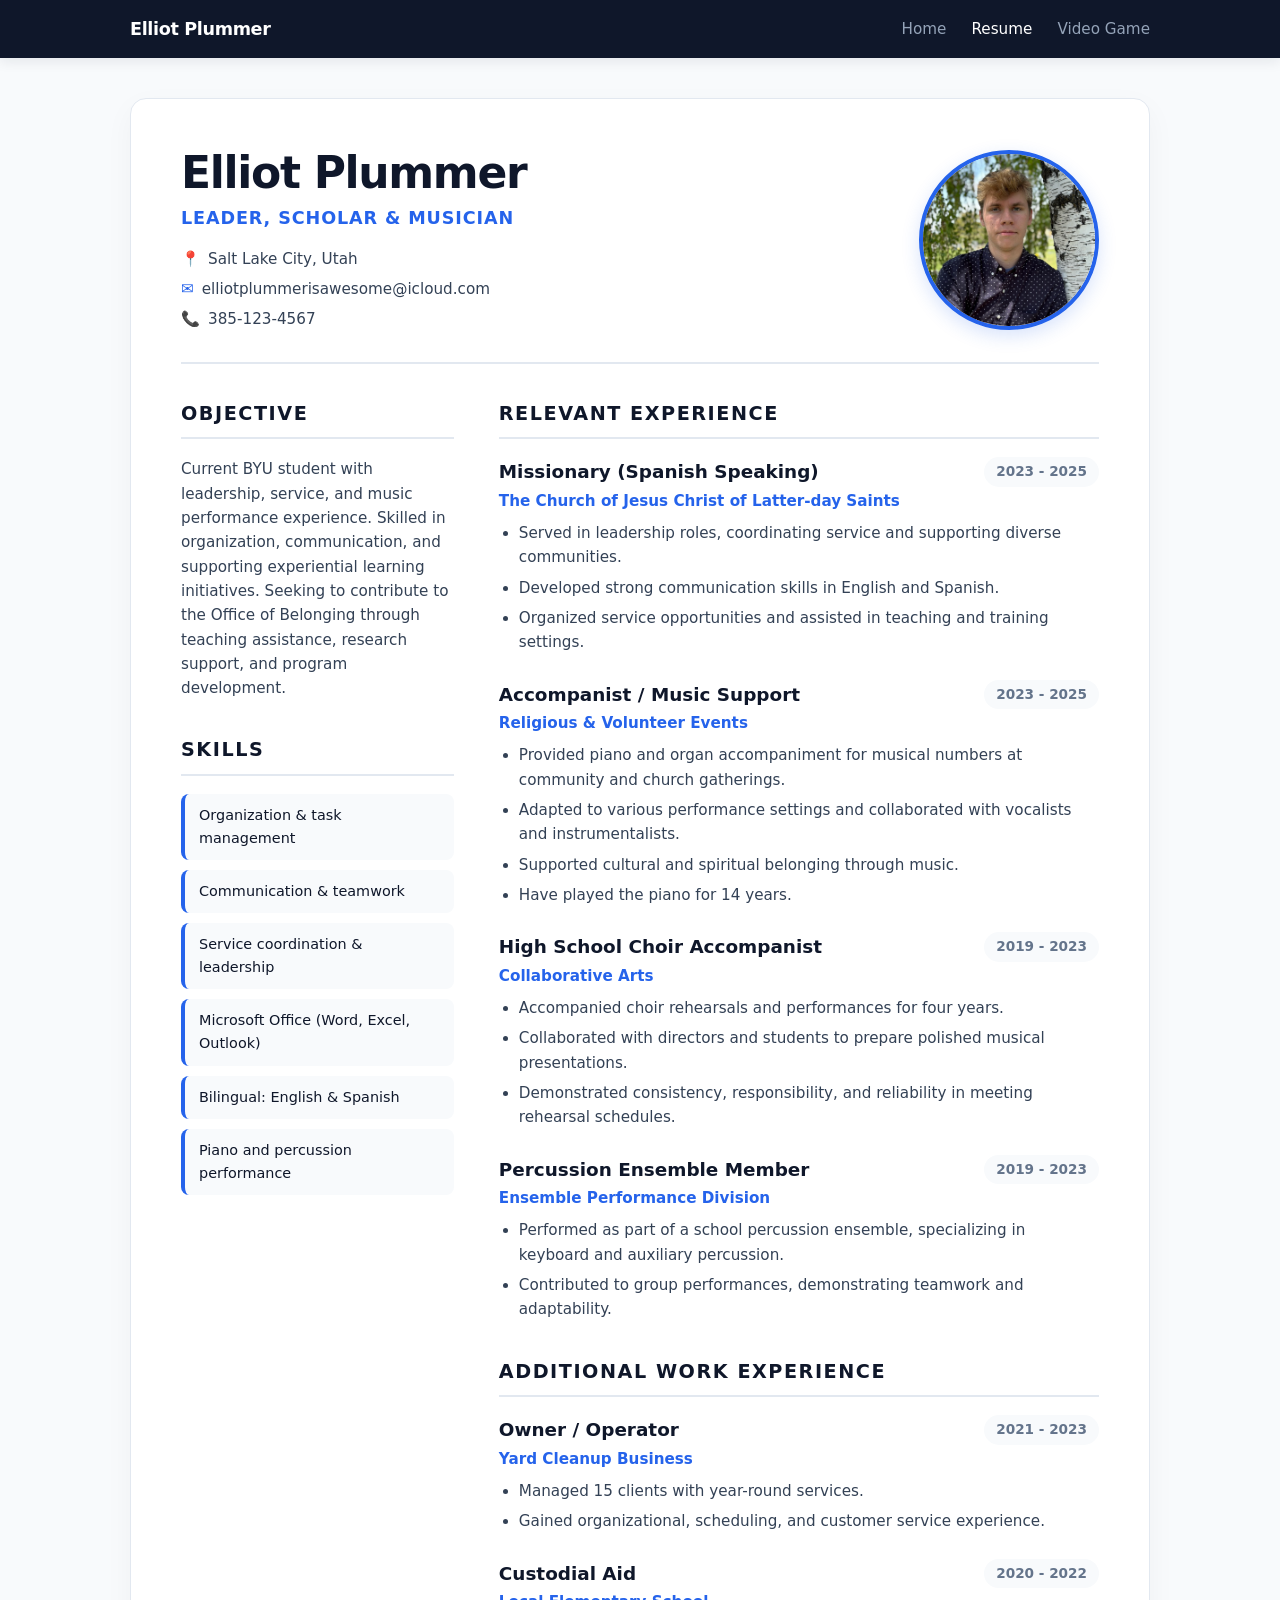
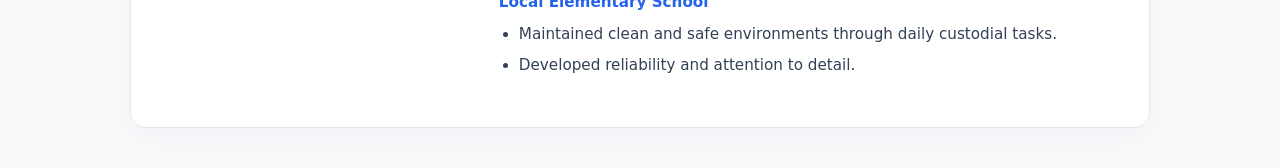
<file: resume.html>
<!DOCTYPE html>
<html lang="en">
<head>
    <meta charset="UTF-8">
    <meta name="viewport" content="width=device-width, initial-scale=1.0">
    <title>Resume</title>
    <!-- Reference File: IS 201 final project_4.html -->
    <style>
        /* CSS Variables for a premium, modern executive color palette */
        :root {
            --primary-color: #0f172a;    /* Deep Slate */
            --secondary-color: #2563eb;  /* Accent Corporate Blue */
            --text-main: #334155;        /* Body Text */
            --text-light: #64748b;       /* Captions & Dates */
            --bg-body: #f8fafc;          /* Soft Gray Canvas */
            --bg-card: #ffffff;
            --border-color: #e2e8f0;     /* Clean Dividers */
        }

        * {
            box-sizing: border-box;
            margin: 0;
            padding: 0;
        }

        body {
            font-family: system-ui, -apple-system, BlinkMacSystemFont, 'Segoe UI', Roboto, Oxygen, Ubuntu, Cantarell, sans-serif;
            background-color: var(--bg-body);
            color: var(--text-main);
            line-height: 1.6;
            padding: 0; /* Cleared to allow navigation bar to sit flush at the top */
        }

        /* ==========================================================================
           INTEGRATED TOP NAVIGATION HEADER STYLING 
           ========================================================================== */
        .nav-header {
            background-color: var(--primary-color);
            padding: 15px 20px;
            position: sticky;
            top: 0;
            z-index: 1000;
            box-shadow: 0 4px 12px rgba(15, 23, 42, 0.08);
        }

        .nav-container {
            max-width: 1020px;
            margin: 0 auto;
            display: flex;
            justify-content: space-between;
            align-items: center;
        }

        .nav-brand {
            color: #ffffff;
            font-weight: 700;
            font-size: 1.1rem;
            letter-spacing: -0.02em;
        }

        .nav-links a {
            color: #94a3b8;
            text-decoration: none;
            font-size: 0.95rem;
            font-weight: 500;
            margin-left: 20px;
            transition: color 0.2s ease;
        }

        .nav-links a:hover, 
        .nav-links a.active {
            color: #ffffff;
        }

        /* ==========================================================================
           RESUME CONTENT CONTAINER STYLING 
           ========================================================================== */
        .resume-container {
            max-width: 1020px;
            margin: 40px auto; /* Centers the card layout and gives top/bottom breathing room */
            background: var(--bg-card);
            padding: 50px;
            border-radius: 16px;
            box-shadow: 0 10px 30px rgba(15, 23, 42, 0.04);
            border: 1px solid var(--border-color);
        }

        /* Top Header Area inside Card */
        .resume-card-header {
            display: flex;
            justify-content: space-between;
            align-items: center;
            border-bottom: 2px solid var(--border-color);
            padding-bottom: 30px;
            margin-bottom: 35px;
            gap: 30px;
        }

        .header-text h1 {
            font-size: 2.75rem;
            color: var(--primary-color);
            font-weight: 800;
            letter-spacing: -0.03em;
            line-height: 1.1;
        }

        .header-text .subtitle {
            font-size: 1.1rem;
            color: var(--secondary-color);
            font-weight: 600;
            margin-top: 6px;
            text-transform: uppercase;
            letter-spacing: 0.05em;
        }

        .contact-info {
            list-style: none;
            margin-top: 15px;
            display: flex;
            flex-direction: column;
            gap: 6px;
        }

        .contact-info li {
            font-size: 0.95rem;
            color: var(--text-main);
            display: flex;
            align-items: center;
            gap: 8px;
        }

        .profile-img {
            width: 180px;
            height: 180px;
            border-radius: 50%;
            object-fit: cover;
            object-position: center top;
            border: 4px solid var(--secondary-color);
            box-shadow: 0 6px 18px rgba(37, 99, 235, 0.18);
        }

        /* Responsive Asymmetric Two-Column Grid */
        .resume-grid {
            display: grid;
            grid-template-columns: 1fr 2.2fr;
            gap: 45px;
        }

        /* Left Side Layout */
        .sidebar {
            display: flex;
            flex-direction: column;
            gap: 35px;
        }

        /* Right Side Layout */
        .main-content {
            display: flex;
            flex-direction: column;
            gap: 35px;
        }

        /* Global Section Headers */
        section h2 {
            font-size: 1.2rem;
            color: var(--primary-color);
            text-transform: uppercase;
            letter-spacing: 0.08em;
            border-bottom: 2px solid var(--border-color);
            padding-bottom: 8px;
            margin-bottom: 18px;
            font-weight: 700;
        }

        .objective-p {
            font-size: 0.95rem;
            color: var(--text-main);
            text-align: left;
        }

        /* Visual Skills Badges */
        .skills-list {
            list-style: none;
            display: flex;
            flex-direction: column;
            gap: 10px;
        }

        .skills-list li {
            background: var(--bg-body);
            padding: 10px 14px;
            border-radius: 8px;
            font-size: 0.9rem;
            font-weight: 500;
            color: var(--primary-color);
            border-left: 4px solid var(--secondary-color);
        }

        /* Timeline Items */
        .exp-item {
            margin-bottom: 25px;
        }

        .exp-item:last-child {
            margin-bottom: 0;
        }

        .exp-header {
            display: flex;
            justify-content: space-between;
            align-items: flex-start;
            margin-bottom: 8px;
        }

        .exp-title {
            font-size: 1.15rem;
            color: var(--primary-color);
            font-weight: 700;
        }

        .exp-company {
            font-size: 0.95rem;
            color: var(--secondary-color);
            font-weight: 600;
            margin-top: 2px;
        }

        .exp-date {
            font-size: 0.85rem;
            color: var(--text-light);
            font-weight: 600;
            background: var(--bg-body);
            padding: 4px 12px;
            border-radius: 20px;
            white-space: nowrap;
        }

        .exp-item ul {
            padding-left: 20px;
            display: flex;
            flex-direction: column;
            gap: 6px;
        }

        .exp-item li {
            font-size: 0.95rem;
            color: var(--text-main);
        }

        /* Mobile Adjustments */
        @media (max-width: 850px) {
            .resume-grid {
                grid-template-columns: 1fr;
                gap: 35px;
            }
            .resume-card-header {
                flex-direction: column-reverse;
                text-align: center;
                align-items: center;
            }
            .contact-info {
                align-items: center;
            }
            .resume-container {
                padding: 30px 20px;
                margin: 20px auto;
            }
        }

        @media (max-width: 500px) {
            .header-text h1 {
                font-size: 2.2rem;
            }
            .exp-header {
                flex-direction: column;
                gap: 5px;
            }
        }
    </style>
</head>
<body>

    <!-- Fixed Top Navigation Header -->
    <div class="nav-header">
        <div class="nav-container">
            <span class="nav-brand">Elliot Plummer</span>
            <nav class="nav-links">
                <a href="index.html">Home</a>
                <a href="resume.html" class="active">Resume</a>
                <a href="videogame.html">Video Game</a>
            </nav>
        </div>
    </div>

    <!-- Main Resume Grid Content Canvas Layout Box -->
    <div class="resume-container">
        <header class="resume-card-header">
            <div class="header-text">
                <h1>Elliot Plummer</h1>
                <div class="subtitle">Leader, Scholar & Musician</div>
                <ul class="contact-info">
                    <li><span style="color: var(--secondary-color);">📍</span> Salt Lake City, Utah</li>
                    <li><span style="color: var(--secondary-color);">✉</span> elliotplummerisawesome@icloud.com</li>
                    <li><span style="color: var(--secondary-color);">📞</span> 385-123-4567</li>
                </ul>
            </div>
            <img src="images/7E3E972D-D133-4277-91F7-C49DF6B4767F_1_105_c.jpeg" alt="Elliot Plummer Profile Portrait" class="profile-img">
        </header>

        <div class="resume-grid">
            <aside class="sidebar">
                <section>
                    <h2>Objective</h2>
                    <p class="objective-p">
    Current BYU student with leadership, service, and music performance experience. Skilled in organization, communication, and supporting experiential learning initiatives. Seeking to contribute to the Office of Belonging through teaching assistance, research support, and program development.
                    </p>
                </section>

                <section>
                    <h2>Skills</h2>
                    <ul class="skills-list">
                        <li>Organization & task management</li>
                        <li>Communication & teamwork</li>
                        <li>Service coordination & leadership</li>
                        <li>Microsoft Office (Word, Excel, Outlook)</li>
                        <li>Bilingual: English & Spanish</li>
                        <li>Piano and percussion performance</li>
                    </ul>
                </section>
            </aside>

            <main class="main-content">
                <section>
                    <h2>Relevant Experience</h2>
                    
                    <div class="exp-item">
                        <div class="exp-header">
                            <div>
                                <div class="exp-title">Missionary (Spanish Speaking)</div>
                                <div class="exp-company">The Church of Jesus Christ of Latter-day Saints</div>
                            </div>
                            <div class="exp-date">2023 - 2025</div>
                        </div>
                        <ul>
                            <li>Served in leadership roles, coordinating service and supporting diverse communities.</li>
                            <li>Developed strong communication skills in English and Spanish.</li>
                            <li>Organized service opportunities and assisted in teaching and training settings.</li>
                        </ul>
                    </div>

                    <div class="exp-item">
                        <div class="exp-header">
                            <div>
                                <div class="exp-title">Accompanist / Music Support</div>
                                <div class="exp-company">Religious & Volunteer Events</div>
                            </div>
                            <div class="exp-date">2023 - 2025</div>
                        </div>
                        <ul>
                            <li>Provided piano and organ accompaniment for musical numbers at community and church gatherings.</li>
                            <li>Adapted to various performance settings and collaborated with vocalists and instrumentalists.</li>
                            <li>Supported cultural and spiritual belonging through music.</li>
                            <li>Have played the piano for 14 years.</li>
                        </ul>
                    </div>

                    <div class="exp-item">
                        <div class="exp-header">
                            <div>
                                <div class="exp-title">High School Choir Accompanist</div>
                                <div class="exp-company">Collaborative Arts</div>
                            </div>
                            <div class="exp-date">2019 - 2023</div>
                        </div>
                        <ul>
                            <li>Accompanied choir rehearsals and performances for four years.</li>
                            <li>Collaborated with directors and students to prepare polished musical presentations.</li>
                            <li>Demonstrated consistency, responsibility, and reliability in meeting rehearsal schedules.</li>
                        </ul>
                    </div>

                    <div class="exp-item">
                        <div class="exp-header">
                            <div>
                                <div class="exp-title">Percussion Ensemble Member</div>
                                <div class="exp-company">Ensemble Performance Division</div>
                            </div>
                            <div class="exp-date">2019 - 2023</div>
                        </div>
                        <ul>
                            <li>Performed as part of a school percussion ensemble, specializing in keyboard and auxiliary percussion.</li>
                            <li>Contributed to group performances, demonstrating teamwork and adaptability.</li>
                        </ul>
                    </div>
                </section>

                <section>
                    <h2>Additional Work Experience</h2>

                    <div class="exp-item">
                        <div class="exp-header">
                            <div>
                                <div class="exp-title">Owner / Operator</div>
                                <div class="exp-company">Yard Cleanup Business</div>
                            </div>
                            <div class="exp-date">2021 - 2023</div>
                        </div>
                        <ul>
                            <li>Managed 15 clients with year-round services.</li>
                            <li>Gained organizational, scheduling, and customer service experience.</li>
                        </ul>
                    </div>

                    <div class="exp-item">
                        <div class="exp-header">
                            <div>
                                <div class="exp-title">Custodial Aid</div>
                                <div class="exp-company">Local Elementary School</div>
                            </div>
                            <div class="exp-date">2020 - 2022</div>
                        </div>
                        <ul>
                            <li>Maintained clean and safe environments through daily custodial tasks.</li>
                            <li>Developed reliability and attention to detail.</li>
                        </ul>
                    </div>
                </section>
            </main>
        </div>
    </div>

</body>
</html>
</file>
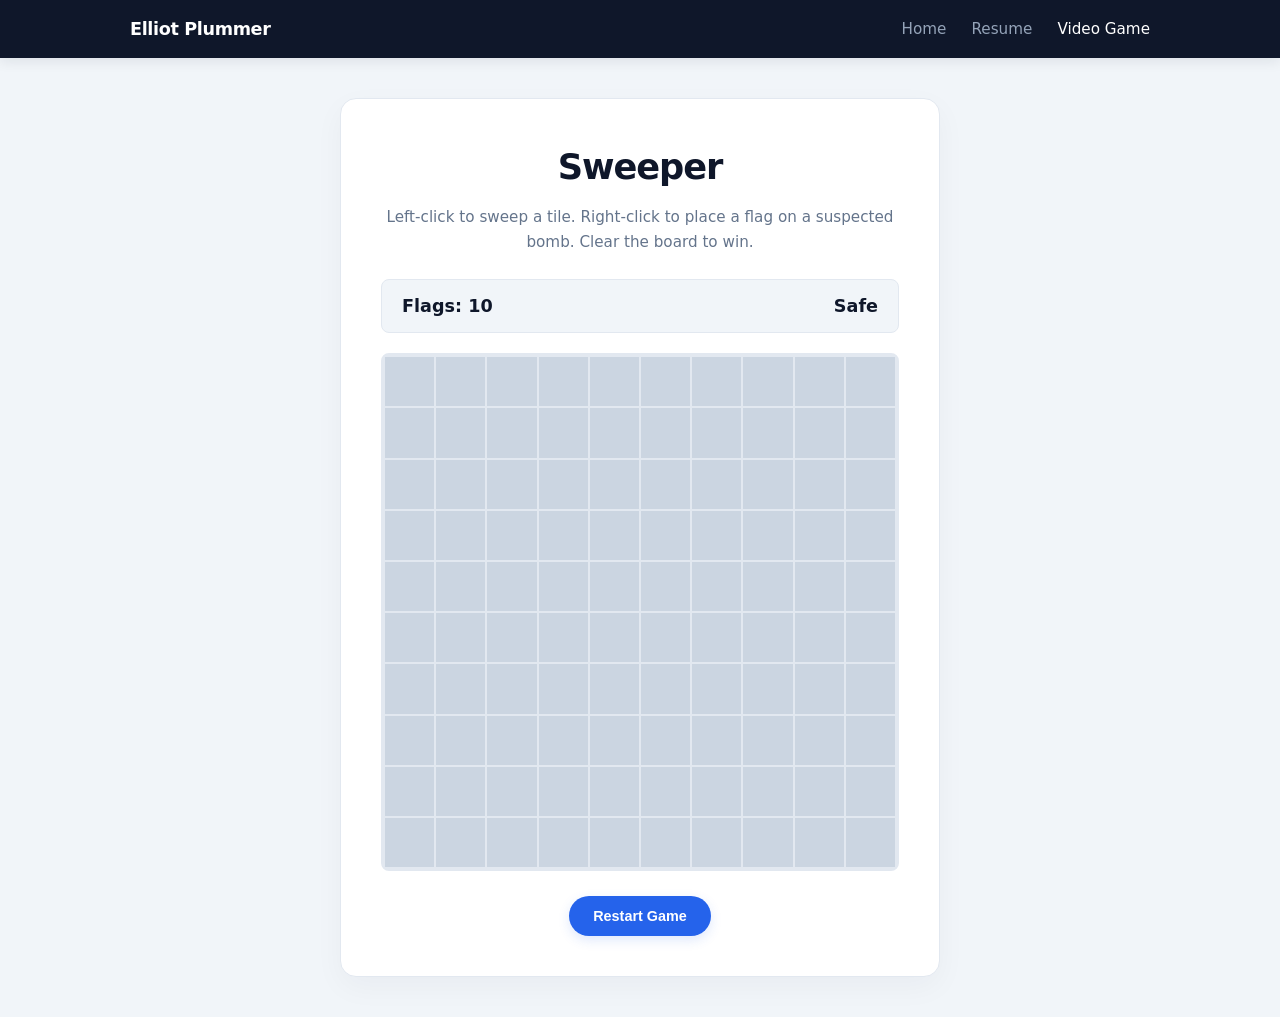
<file: videogame.html>
<!DOCTYPE html>
<html lang="en">
<head>
    <meta charset="UTF-8">
    <meta name="viewport" content="width=device-width, initial-scale=1.0">
    <title>Sweeper Game</title>
    <style>
        /* ==========================================================================
           GLOBAL VARIABLES & BASE CANVAS (Harmonized with Hub & Resume Theme)
           ========================================================================== */
        :root {
            --primary-color: #0f172a;    /* Deep Slate */
            --secondary-color: #2563eb;  /* Accent Corporate Blue */
            --text-main: #334155;        /* Balanced Gray Readability Text */
            --text-light: #64748b;       /* Captions & Labels */
            --bg-body: #f1f5f9;          /* Deep Rich Canvas Background */
            --bg-card: #ffffff;
            --border-color: #e2e8f0;
            --mine-color: #ef4444;       /* Red for bombs */
            --safe-color: #10b981;       /* Green for win state */
            --flag-color: #f59e0b;       /* Amber for flags */
        }

        * {
            box-sizing: border-box;
            margin: 0;
            padding: 0;
        }

        body {
            font-family: system-ui, -apple-system, BlinkMacSystemFont, 'Segoe UI', Roboto, Helvetica, Arial, sans-serif;
            background-color: var(--bg-body);
            color: var(--text-main);
            line-height: 1.6;
            padding: 0; /* Cleared to allow navigation bar to sit completely flush at the top */
        }

        /* ==========================================================================
           EXACT MATCH TOP NAVIGATION HEADER STYLING 
           ========================================================================== */
        .nav-header {
            background-color: var(--primary-color);
            padding: 15px 20px;
            position: sticky;
            top: 0;
            z-index: 1000;
            box-shadow: 0 4px 12px rgba(15, 23, 42, 0.08);
        }

        .nav-container {
            max-width: 1020px;
            margin: 0 auto;
            display: flex;
            justify-content: space-between;
            align-items: center;
        }

        .nav-brand {
            color: #ffffff;
            font-weight: 700;
            font-size: 1.1rem;
            letter-spacing: -0.02em;
        }

        .nav-links a {
            color: #94a3b8;
            text-decoration: none;
            font-size: 0.95rem;
            font-weight: 500;
            margin-left: 20px;
            transition: color 0.2s ease;
        }

        .nav-links a:hover, 
        .nav-links a.active {
            color: #ffffff;
        }

        /* ==========================================================================
           GAME PANEL CONTAINER STYLING (Echoes the Professional Card Look)
           ========================================================================== */
        .game-container {
            background: var(--bg-card);
            padding: 40px;
            border-radius: 16px;
            box-shadow: 0 10px 30px rgba(15, 23, 42, 0.04);
            border: 1px solid var(--border-color);
            text-align: center;
            max-width: 600px;
            margin: 40px auto; /* Perfectly centers card with breathing room below navbar */
        }

        h1 {
            font-size: 2.2rem;
            color: var(--primary-color);
            font-weight: 800;
            letter-spacing: -0.03em;
            margin-bottom: 10px;
        }

        .instructions {
            font-size: 0.95rem;
            color: var(--text-light);
            margin-bottom: 25px;
        }

        /* Dashboard Metrics Display */
        .dashboard {
            display: flex;
            justify-content: space-between;
            margin-bottom: 20px;
            font-weight: 700;
            font-size: 1.1rem;
            color: var(--primary-color);
            padding: 12px 20px;
            background: var(--bg-body);
            border-radius: 8px;
            border: 1px solid var(--border-color);
        }

        /* Sweeper Game Board Grid Layout - Fixed to take full space while remaining a perfect square */
        #board {
            display: grid;
            grid-template-columns: repeat(10, 1fr); /* Divides into 10 equal horizontal fractions */
            gap: 2px;
            background-color: var(--border-color);
            border: 4px solid var(--border-color);
            border-radius: 8px;
            margin: 0 auto;
            width: 100%;                  /* Fills the full width of the container space */
            aspect-ratio: 1 / 1;          /* Locks layout into a true 10x10 square structure */
        }

        .cell {
            background-color: #cbd5e1;
            display: flex;
            justify-content: center;
            align-items: center;
            font-weight: 800;
            font-size: 1.2rem;
            cursor: pointer;
            user-select: none;
            transition: background-color 0.1s ease;
            aspect-ratio: 1 / 1;          /* Guarantees individual cells are perfectly proportioned */
        }

        .cell:hover {
            background-color: #94a3b8;
        }

        .cell.revealed {
            background-color: #f8fafc;
            cursor: default;
        }

        .cell.flagged {
            background-color: var(--bg-card); 
        }

        .cell.mine {
            background-color: var(--mine-color);
        }

        /* Action Controls Button */
        .controls {
            margin-top: 25px;
        }

        button {
            background-color: var(--secondary-color);
            color: white;
            border: none;
            padding: 12px 24px;
            border-radius: 30px;
            font-weight: 600;
            font-size: 0.9rem;
            cursor: pointer;
            transition: background-color 0.2s ease, transform 0.1s ease;
            box-shadow: 0 4px 12px rgba(37, 99, 235, 0.15);
        }

        button:hover {
            background-color: #1d4ed8;
            transform: translateY(-1px);
        }

        /* Distinct Color Mapping for Proximity Numbers */
        .num-1 { color: #2563eb; }
        .num-2 { color: #16a34a; }
        .num-3 { color: #dc2626; }
        .num-4 { color: #9333ea; }
        .num-5 { color: #7c2d12; }

        /* Responsive Breakpoints */
        @media (max-width: 650px) {
            .game-container {
                margin: 20px;
                padding: 25px 15px;
            }
            .cell {
                font-size: 1rem;
            }
        }
    </style>
</head>
<body>

    <div class="nav-header">
        <div class="nav-container">
            <span class="nav-brand">Elliot Plummer</span>
            <nav class="nav-links">
                <a href="index.html">Home</a>
                <a href="resume.html">Resume</a>
                <a href="videogame.html" class="active">Video Game</a>
            </nav>
        </div>
    </div>

    <div class="game-container">
        <h1>Sweeper</h1>
        <p class="instructions">Left-click to sweep a tile. Right-click to place a flag on a suspected bomb. Clear the board to win.</p>
        
        <div class="dashboard">
            <span id="flags-left">Flags: 10</span>
            <span id="game-status">Safe</span>
        </div>

        <div id="board"></div>

        <div class="controls">
            <button onclick="initGame()">Restart Game</button>
        </div>
    </div>

    <script>
        const boardSize = 10;
        const mineCount = 10;
        let board = [];
        let flags = 0;
        let gameOver = false;
        let cellsRevealed = 0;

        const boardElement = document.getElementById('board');
        const flagsElement = document.getElementById('flags-left');
        const statusElement = document.getElementById('game-status');

        function initGame() {
            board = [];
            flags = mineCount;
            gameOver = false;
            cellsRevealed = 0;
            boardElement.innerHTML = '';
            flagsElement.textContent = `Flags: ${flags}`;
            statusElement.textContent = 'Safe';
            statusElement.style.color = 'var(--primary-color)';

            // Build structural engine grid array
            for (let r = 0; r < boardSize; r++) {
                let row = [];
                for (let c = 0; c < boardSize; c++) {
                    row.push({
                        isMine: false,
                        isRevealed: false,
                        isFlagged: false,
                        neighborMines: 0,
                        row: r,
                        col: c
                    });
                }
                board.push(row);
            }

            // Distribute Hidden Bombs randomly across cells
            let minesPlanted = 0;
            while (minesPlanted < mineCount) {
                let r = Math.floor(Math.random() * boardSize);
                let c = Math.floor(Math.random() * boardSize);
                if (!board[r][c].isMine) {
                    board[r][c].isMine = true;
                    minesPlanted++;
                }
            }

            // Index surrounding neighbor proximity numbers
            for (let r = 0; r < boardSize; r++) {
                for (let c = 0; c < boardSize; c++) {
                    if (!board[r][c].isMine) {
                        board[r][c].neighborMines = countMines(r, c);
                    }
                }
            }

            // Construct DOM view elements
            for (let r = 0; r < boardSize; r++) {
                for (let c = 0; c < boardSize; c++) {
                    const cell = document.createElement('div');
                    cell.classList.add('cell');
                    cell.dataset.row = r;
                    cell.dataset.col = c;
                    
                    // Left Click Interaction Hook
                    cell.addEventListener('click', () => revealCell(r, c));
                    // Right Click Context Flagging Hook
                    cell.addEventListener('contextmenu', (e) => {
                        e.preventDefault();
                        flagCell(r, c);
                    });
                    
                    boardElement.appendChild(cell);
                }
            }
        }

        function countMines(row, col) {
            let count = 0;
            for (let r = row - 1; r <= row + 1; r++) {
                for (let c = col - 1; c <= col + 1; c++) {
                    if (r >= 0 && r < boardSize && c >= 0 && c < boardSize) {
                        if (board[r][c].isMine) count++;
                    }
                }
            }
            return count;
        }

        function revealCell(r, c) {
            if (gameOver || board[r][c].isRevealed || board[r][c].isFlagged) return;

            const cellData = board[r][c];
            const cellElement = getCellElement(r, c);
            
            cellData.isRevealed = true;
            cellElement.classList.add('revealed');

            if (cellData.isMine) {
                triggerGameOver(false);
                cellElement.classList.add('mine');
                cellElement.textContent = '💣';
                return;
            }

            cellsRevealed++;
            if (cellData.neighborMines > 0) {
                cellElement.textContent = cellData.neighborMines;
                cellElement.classList.add(`num-${cellData.neighborMines}`);
            } else {
                // Auto flood fill cascade algorithm for clearing open empty nodes
                for (let i = r - 1; i <= r + 1; i++) {
                    for (let j = c - 1; j <= c + 1; j++) {
                        if (i >= 0 && i < boardSize && j >= 0 && j < boardSize) {
                            revealCell(i, j);
                        }
                    }
                }
            }
            checkWin();
        }

        function flagCell(r, c) {
            if (gameOver || board[r][c].isRevealed) return;

            const cellData = board[r][c];
            const cellElement = getCellElement(r, c);

            if (!cellData.isFlagged && flags > 0) {
                cellData.isFlagged = true;
                cellElement.classList.add('flagged');
                cellElement.textContent = '🚩';
                flags--;
            } else if (cellData.isFlagged) {
                cellData.isFlagged = false;
                cellElement.classList.remove('flagged');
                cellElement.textContent = '';
                flags++;
            }
            flagsElement.textContent = `Flags: ${flags}`;
        }

        function getCellElement(r, c) {
            return document.querySelector(`[data-row=\"${r}\"][data-col=\"${c}\"]`);
        }

        function triggerGameOver(win) {
            gameOver = true;
            if (win) {
                statusElement.textContent = 'YOU WIN!';
                statusElement.style.color = 'var(--safe-color)';
            } else {
                statusElement.textContent = 'GAME OVER!';
                statusElement.style.color = 'var(--mine-color)';
                // Reveal all remaining hidden mine elements across board
                for (let r = 0; r < boardSize; r++) {
                    for (let c = 0; c < boardSize; c++) {
                        if (board[r][c].isMine) {
                            const cellEl = getCellElement(r, c);
                            cellEl.classList.add('mine');
                            cellEl.textContent = '💣';
                        }
                    }
                }
            }
        }

        function checkWin() {
            if (cellsRevealed === (boardSize * boardSize) - mineCount) {
                triggerGameOver(true);
            }
        }

        // Initialize execution on content render completion
        window.onload = initGame;
    </script>
</body>
</html>
</file>
